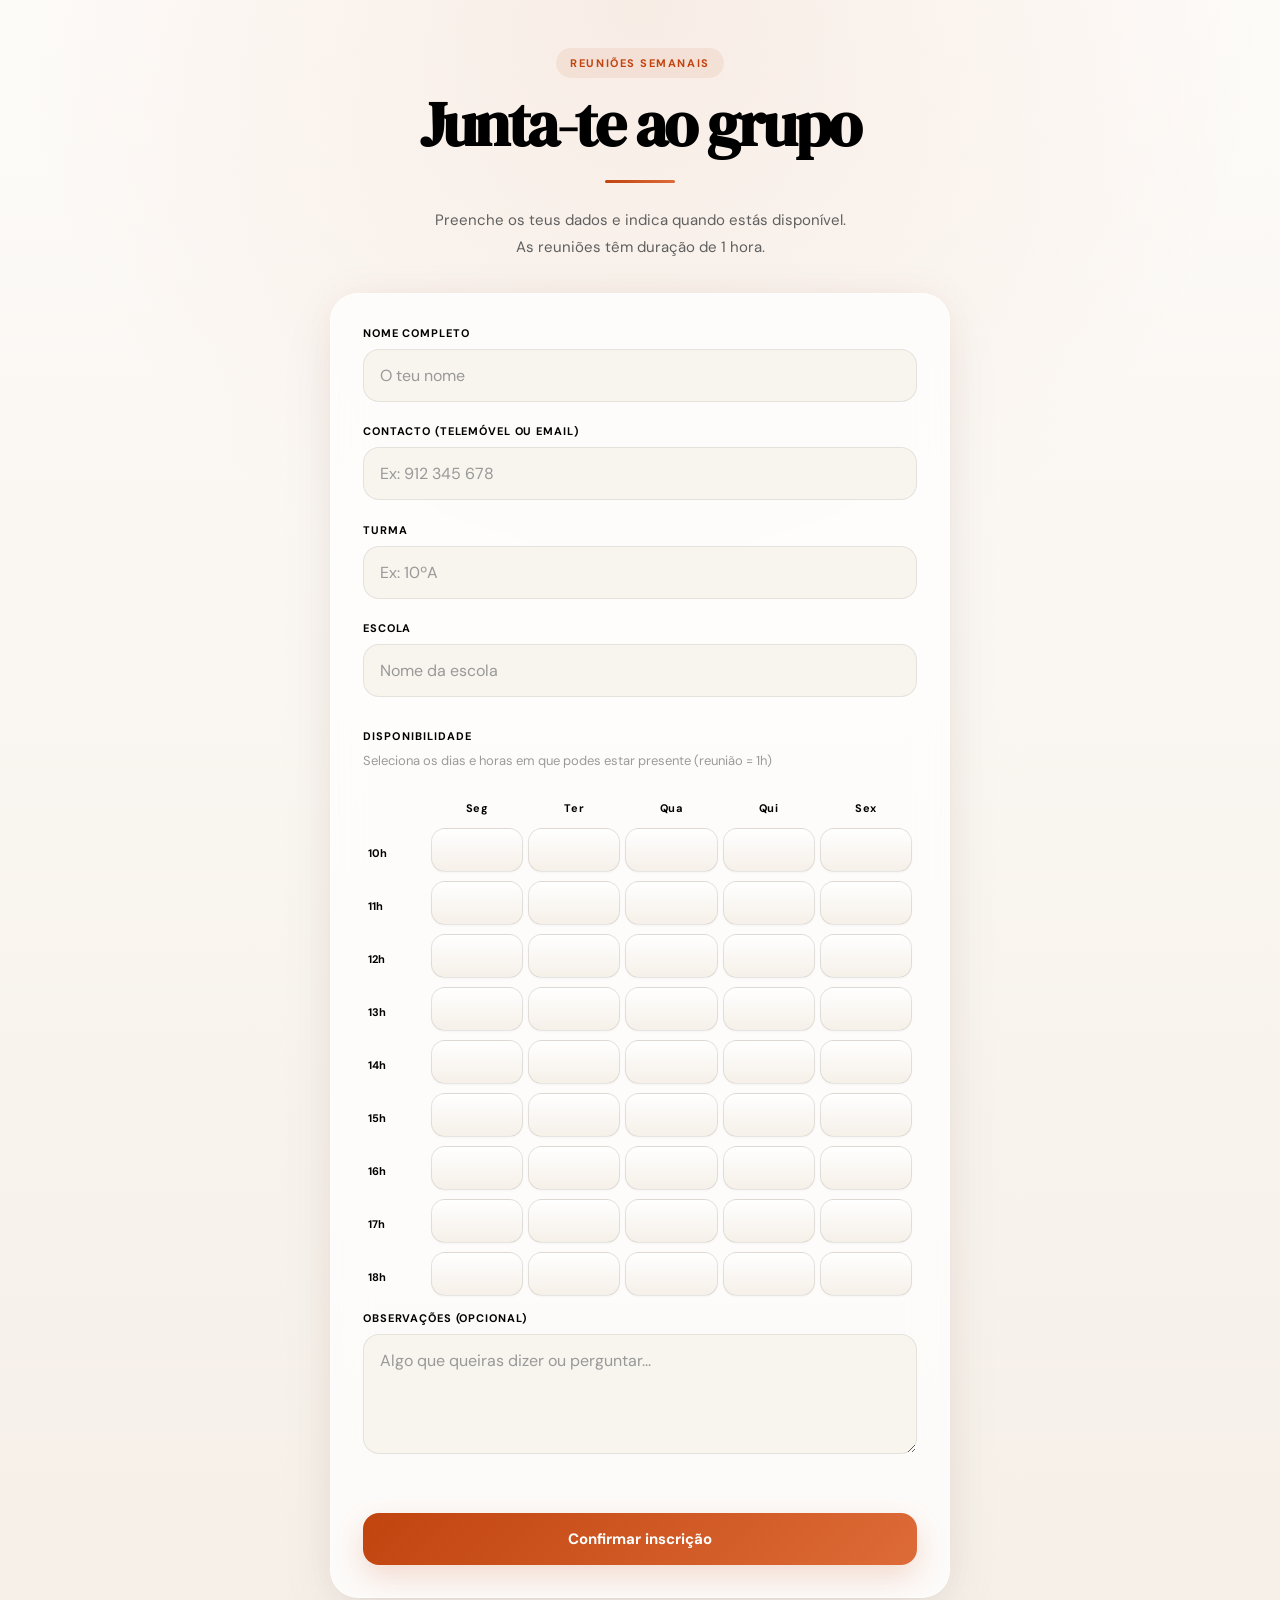
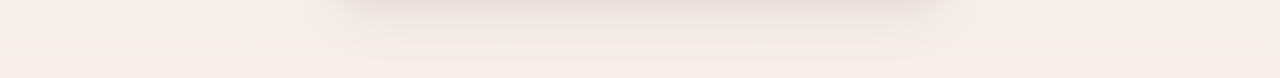
<file: index.html>
<!DOCTYPE html>
<html lang="pt">
<head>
  <meta charset="UTF-8">
  <meta name="viewport" content="width=device-width, initial-scale=1.0">
  <title>Reuniões Semanais — Inscrição</title>
  <link rel="preconnect" href="https://fonts.googleapis.com">
  <link href="https://fonts.googleapis.com/css2?family=DM+Serif+Display&family=DM+Sans:wght@300;400;500&display=swap" rel="stylesheet">
  <link rel="stylesheet" href="style.css">
</head>
<body>

  <div class="header">
    <div class="header-eyebrow">Reuniões semanais</div>
    <h1>Junta-te ao grupo</h1>
    <div class="divider"></div>
    <p class="header-sub">Preenche os teus dados e indica quando estás disponível.<br>As reuniões têm duração de 1 hora.</p>
  </div>

  <div class="card" id="form-card">

    <div class="field">
      <label for="f-nome">Nome completo</label>
      <input type="text" id="f-nome" placeholder="O teu nome" autocomplete="name">
    </div>

    <div class="field">
      <label for="f-contacto">Contacto (telemóvel ou email)</label>
      <input type="text" id="f-contacto" placeholder="Ex: 912 345 678" autocomplete="tel">
    </div>

    <div class="field">
      <label for="f-turma">Turma</label>
      <input type="text" id="f-turma" placeholder="Ex: 10ºA">
    </div>

    <div class="field">
      <label for="f-escola">Escola</label>
      <input type="text" id="f-escola" placeholder="Nome da escola" autocomplete="organization">
    </div>

    <div class="section-label">Disponibilidade</div>
    <p class="section-hint">Seleciona os dias e horas em que podes estar presente (reunião = 1h)</p>

    <div class="availability-grid">
      <table class="grid-table" id="avail-grid"></table>
    </div>

<div class="field">
  <label for="f-notas">Observações (opcional)</label>
  <textarea id="f-notas" placeholder="Algo que queiras dizer ou perguntar..." rows="3"></textarea>
</div>

    <button class="submit-btn" id="submit-btn" type="button" onclick="submitForm()">
      Confirmar inscrição
    </button>

    <div class="error-msg" id="error-msg">
      Por favor preenche todos os campos e seleciona pelo menos um horário.
    </div>

  </div>

  <div class="success-screen" id="success-screen">
    <div class="success-icon">
      <svg viewBox="0 0 24 24"><polyline points="20 6 9 17 4 12"/></svg>
    </div>
    <h2>Inscrição feita!</h2>
    <p>Os teus dados foram registados.<br>Entraremos em contacto em breve.</p>
  </div>

  <script src="Form.js"></script>
</body>
</html>
</file>
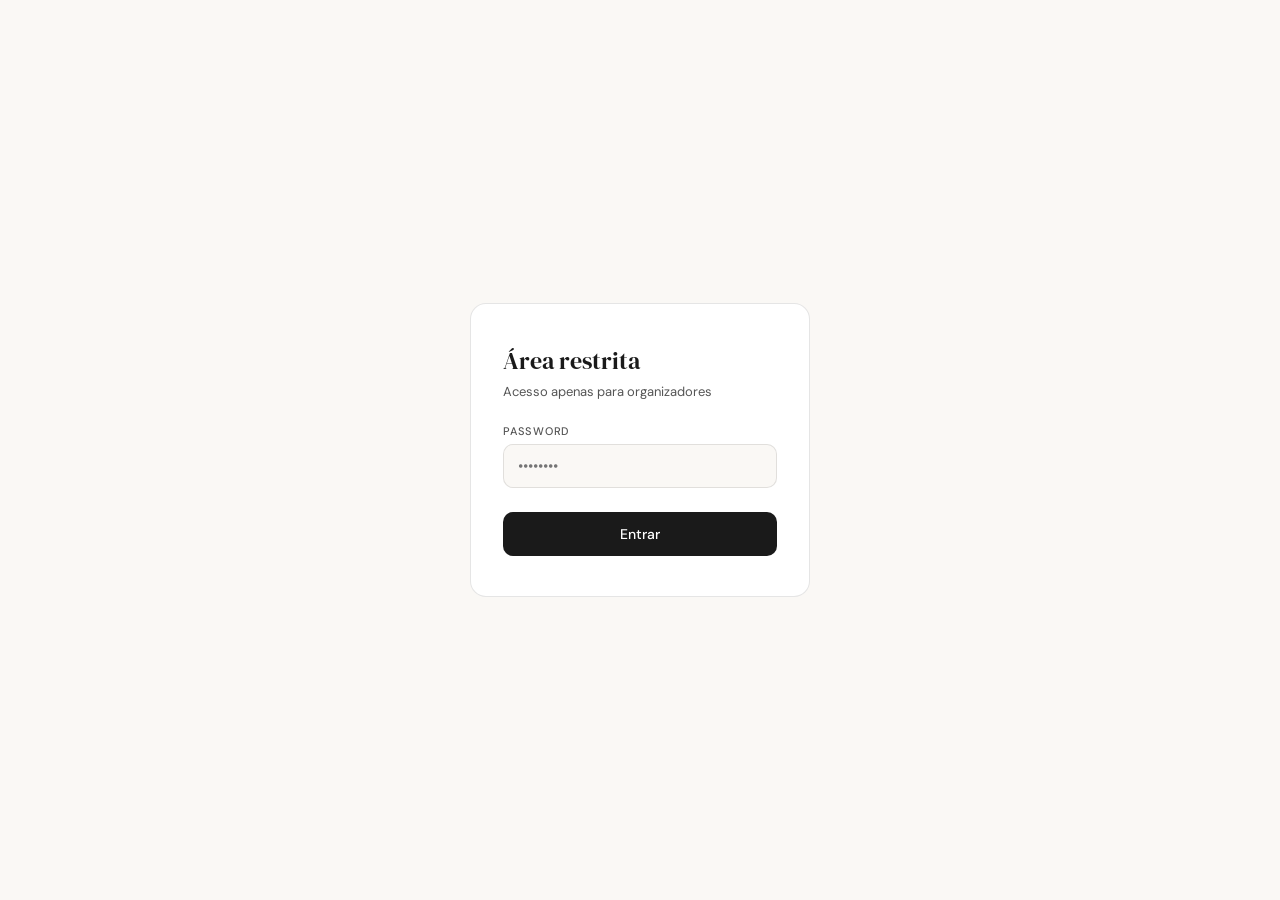
<file: admin.html>
<!DOCTYPE html>
<html lang="pt">
<head>
  <meta charset="UTF-8">
  <meta name="viewport" content="width=device-width, initial-scale=1.0">
  <title>Admin — Reuniões Semanais</title>
  <link rel="preconnect" href="https://fonts.googleapis.com">
  <link href="https://fonts.googleapis.com/css2?family=DM+Serif+Display&family=DM+Sans:wght@300;400;500&display=swap" rel="stylesheet">
  <link rel="stylesheet" href="admin.css">
</head>
<body>

  <!-- LOGIN -->
  <div id="login-screen">
    <div class="login-box">
      <h2>Área restrita</h2>
      <p>Acesso apenas para organizadores</p>
      <div class="login-field">
        <label for="pw-input">Password</label>
        <input type="password" id="pw-input" placeholder="••••••••">
      </div>
      <button class="login-btn" type="button" onclick="doLogin()">Entrar</button>
      <div class="login-error" id="login-error">Password incorreta. Tenta novamente.</div>
    </div>
  </div>

  <!-- ADMIN -->
  <div id="admin-screen">

    <div class="topbar">
      <div class="topbar-title">Reuniões semanais</div>
      <span class="topbar-badge" id="total-badge">— inscritos</span>
      <button class="icon-btn" type="button" onclick="loadData()">
        <svg viewBox="0 0 24 24" fill="none" stroke="currentColor" stroke-width="2" stroke-linecap="round" stroke-linejoin="round">
          <polyline points="23 4 23 10 17 10"/>
          <path d="M20.49 15a9 9 0 1 1-2.12-9.36L23 10"/>
        </svg>
        Atualizar
      </button>
      <button class="icon-btn" type="button" onclick="exportCSV()">
        <svg viewBox="0 0 24 24" fill="none" stroke="currentColor" stroke-width="2" stroke-linecap="round" stroke-linejoin="round">
          <path d="M21 15v4a2 2 0 0 1-2 2H5a2 2 0 0 1-2-2v-4"/>
          <polyline points="7 10 12 15 17 10"/>
          <line x1="12" y1="15" x2="12" y2="3"/>
        </svg>
        Exportar CSV
      </button>
      <button class="logout-btn" type="button" onclick="logout()">Sair</button>
    </div>

    <div class="content">
      <div id="rooms-container"></div>
      <div class="refresh-hint">Clica em "Atualizar" para ver novas inscrições</div>
    </div>

  </div>

  <script src="Admin.js"></script>
</body>
</html>
</file>
<file: style.css>
*, *::before, *::after {
  box-sizing: border-box;
  margin: 0;
  padding: 0;
}

:root {
  --ink: #1a1a1a;
  --ink-soft: #5f5f5f;
  --ink-faint: #9a9a9a;

  --paper: #faf8f5;
  --paper-warm: #f5efe7;

  --accent: #c1440e;
  --accent-soft: rgba(193,68,14,0.12);

  --green: #2d6a4f;
  --green-soft: #dff3e9;

  --border: rgba(0,0,0,0.08);
}

html {
  background:
    radial-gradient(circle at top, rgba(193,68,14,0.08), transparent 35%),
    linear-gradient(to bottom, #fdfbf8, #f5efe7);
}

body {
  min-height: 100vh;
  display: flex;
  flex-direction: column;
  align-items: center;

  padding: 3rem 1rem 5rem;

  color: var(--ink);
  font-family: 'DM Sans', sans-serif;

  -webkit-font-smoothing: antialiased;
  text-rendering: optimizeLegibility;
}

::selection {
  background: var(--accent-soft);
  color: var(--accent);
}

.header {
  width: 100%;
  max-width: 620px;

  text-align: center;

  margin-bottom: 2rem;

  animation: fadeUp .6s ease both;
}

.header-eyebrow {
  display: inline-flex;
  align-items: center;
  justify-content: center;

  padding: 8px 14px;

  border-radius: 999px;

  background: rgba(193,68,14,0.08);

  color: var(--accent);

  font-size: 11px;
  font-weight: 700;
  letter-spacing: .14em;
  text-transform: uppercase;

  margin-bottom: 1rem;
}

h1 {
  font-family: 'DM Serif Display', serif;

  font-size: clamp(38px, 7vw, 62px);
  line-height: 1;
  letter-spacing: -0.04em;
  font-weight: 400;

  margin-bottom: 1rem;
}

.header-sub {
  font-size: 15px;
  line-height: 1.8;
  color: var(--ink-soft);
}

.divider {
  width: 70px;
  height: 3px;

  border-radius: 999px;

  background:
    linear-gradient(
      to right,
      var(--accent),
      #dd6b38
    );

  margin: 1.5rem auto;
}

.card {
  width: 100%;
  max-width: 620px;

  padding: 2rem;

  border-radius: 28px;

  background: rgba(255,255,255,0.72);

  backdrop-filter: blur(18px);

  border: 1px solid rgba(255,255,255,0.5);

  box-shadow:
    0 1px 2px rgba(0,0,0,0.03),
    0 20px 60px rgba(0,0,0,0.06),
    0 0 40px rgba(193,68,14,0.05);

  animation: fadeUp .6s .1s ease both;
}

.field {
  margin-bottom: 1.4rem;
}

label {
  display: block;

  margin-bottom: 9px;

  color: var(--ink-soft);

  font-size: 11px;
  font-weight: 700;
  letter-spacing: .08em;
  text-transform: uppercase;
}

input,
textarea {
  width: 100%;

  padding: 15px 16px;

  border-radius: 16px;
  border: 1px solid rgba(0,0,0,0.08);

  background: rgba(248,244,238,0.95);

  color: var(--ink);

  font-family: 'DM Sans', sans-serif;
  font-size: 16px;

  outline: none;

  transition:
    border-color .18s ease,
    background .18s ease,
    transform .14s ease,
    box-shadow .18s ease;
}

input:hover,
textarea:hover {
  border-color: rgba(193,68,14,0.16);
}

textarea {
  resize: vertical;
  min-height: 120px;
}

input::placeholder,
textarea::placeholder {
  color: #999;
}

input:focus,
textarea:focus {
  border-color: rgba(193,68,14,0.28);

  background: white;

  transform: translateY(-1px);

  box-shadow:
    0 0 0 4px rgba(193,68,14,0.10),
    0 10px 25px rgba(193,68,14,0.08);
}

.section-label {
  margin-top: 2rem;
  margin-bottom: .5rem;

  color: var(--ink-soft);

  font-size: 11px;
  font-weight: 700;
  letter-spacing: .1em;
  text-transform: uppercase;
}

.section-hint {
  margin-bottom: 1rem;

  color: var(--ink-faint);

  font-size: 13px;
  line-height: 1.6;
}

.availability-grid {
  overflow-x: auto;
  padding-bottom: 6px;
}

.availability-grid::-webkit-scrollbar {
  height: 6px;
}

.availability-grid::-webkit-scrollbar-thumb {
  background: rgba(0,0,0,0.12);
  border-radius: 999px;
}

.grid-table {
  width: 100%;
  min-width: 430px;

  border-collapse: separate;
  border-spacing: 5px;
}

.grid-table th {
  padding: 8px;

  color: var(--ink-soft);

  font-size: 11px;
  font-weight: 700;
  letter-spacing: .05em;
}

.grid-table th.hour-col {
  width: 58px;
  text-align: right;
  color: var(--ink-faint);
}

.grid-table td {
  padding: 0;
}

.cell-btn {
  width: 100%;
  min-width: 50px;
  height: 44px;

  border-radius: 14px;

  border: 1px solid rgba(0,0,0,0.10);

  background:
    linear-gradient(
      to bottom,
      rgba(255,255,255,0.95),
      rgba(245,239,231,0.95)
    );

  cursor: pointer;

  box-shadow:
    inset 0 1px 0 rgba(255,255,255,0.7),
    0 1px 2px rgba(0,0,0,0.03);

  transition:
    transform .12s ease,
    background .18s ease,
    border-color .18s ease,
    box-shadow .18s ease;
}

.cell-btn:hover {
  transform: scale(1.05);

  border-color: rgba(193,68,14,0.22);

  background:
    linear-gradient(
      to bottom,
      rgba(255,248,244,1),
      rgba(248,235,228,1)
    );

  box-shadow:
    0 8px 18px rgba(193,68,14,0.08);
}

.cell-btn.on {
  background:
    linear-gradient(
      135deg,
      #c1440e,
      #dd6b38
    );

  border-color: transparent;

  box-shadow:
    0 10px 24px rgba(193,68,14,0.18),
    0 0 0 2px rgba(193,68,14,0.08);
}

.submit-btn {
  width: 100%;

  margin-top: 2rem;
  padding: 16px;

  border: none;
  border-radius: 16px;

  background:
    linear-gradient(
      135deg,
      #c1440e,
      #dd6b38
    );

  color: white;

  font-family: 'DM Sans', sans-serif;
  font-size: 15px;
  font-weight: 700;

  cursor: pointer;

  box-shadow:
    0 12px 30px rgba(193,68,14,0.18);

  transition:
    transform .12s ease,
    box-shadow .18s ease,
    opacity .18s ease;
}

.submit-btn:hover {
  transform: translateY(-2px);

  box-shadow:
    0 18px 40px rgba(193,68,14,0.24);
}

.submit-btn:active {
  transform: scale(.985);
}

.submit-btn:disabled {
  opacity: .4;
  cursor: not-allowed;
}

.error-msg {
  display: none;

  margin-top: 1rem;
  padding: 12px;

  border-radius: 14px;

  background: rgba(193,68,14,0.08);

  color: var(--accent);

  font-size: 13px;
  text-align: center;
}

.success-screen {
  display: none;
  width: 100%;
  max-width: 620px;

  text-align: center;

  animation: fadeUp .6s ease both;
}

.success-icon {
  width: 90px;
  height: 90px;

  border-radius: 50%;

  background: var(--green-soft);

  display: flex;
  align-items: center;
  justify-content: center;

  margin: 0 auto 2rem;

  box-shadow:
    0 12px 30px rgba(45,106,79,0.12);
}

.success-icon svg {
  width: 36px;
  height: 36px;

  stroke: var(--green);
  fill: none;
  stroke-width: 2.8;
  stroke-linecap: round;
  stroke-linejoin: round;
}

.success-screen h2 {
  font-family: 'DM Serif Display', serif;

  font-size: 42px;
  font-weight: 400;

  margin-bottom: .8rem;
}

.success-screen p {
  color: var(--ink-soft);

  font-size: 15px;
  line-height: 1.8;
}

@media (max-width: 640px) {
  body {
    padding-top: 2rem;
  }

  .card {
    padding: 1.2rem;
    border-radius: 24px;
  }

  h1 {
    font-size: 50px;
  }
}

@keyframes fadeUp {
  from {
    opacity: 0;
    transform: translateY(24px);
  }

  to {
    opacity: 1;
    transform: translateY(0);
  }
}

label {
  color: #4a4a4a;
}

.grid-table th {
  color: #000 !important;
  font-weight: 700;
}

.hour-col span {
  color: #000 !important;
  font-weight: 700;
}

h1,
h2,
label,
.section-label,
.grid-table th,
.hour-col span {
  font-weight: 700;
  color: #000;
}

h1 {
  font-weight: 700;
  letter-spacing: -0.04em;
}
</file>
<file: admin.css>
*, *::before, *::after { box-sizing: border-box; margin: 0; padding: 0; }

:root {
  --ink: #1a1a1a;
  --ink-soft: #555;
  --ink-faint: #999;
  --paper: #faf8f5;
  --paper-warm: #f2ede6;
  --accent: #c1440e;
  --accent-soft: #f5ddd5;
  --border: rgba(0,0,0,0.1);
}

html, body {
  height: 100%;
  background: var(--paper);
  color: var(--ink);
  font-family: 'DM Sans', sans-serif;
}

/* ── LOGIN ── */
#login-screen {
  min-height: 100vh;
  display: flex;
  align-items: center;
  justify-content: center;
  padding: 2rem;
}

.login-box {
  background: #fff;
  border: 1px solid var(--border);
  border-radius: 16px;
  padding: 2.5rem 2rem;
  width: 100%;
  max-width: 340px;
  animation: fadeUp 0.4s ease both;
}

.login-box h2 {
  font-family: 'DM Serif Display', serif;
  font-size: 24px;
  font-weight: 400;
  margin-bottom: 6px;
}

.login-box p {
  font-size: 13px;
  color: var(--ink-soft);
  margin-bottom: 1.5rem;
}

.login-field { margin-bottom: 1rem; }

.login-field label {
  display: block;
  font-size: 11px;
  font-weight: 500;
  letter-spacing: 0.07em;
  text-transform: uppercase;
  color: var(--ink-soft);
  margin-bottom: 6px;
}

.login-field input {
  width: 100%;
  padding: 11px 14px;
  font-family: 'DM Sans', sans-serif;
  font-size: 15px;
  border: 1px solid var(--border);
  border-radius: 10px;
  background: var(--paper);
  color: var(--ink);
  outline: none;
  transition: border-color 0.15s, box-shadow 0.15s;
}

.login-field input:focus {
  border-color: var(--accent);
  box-shadow: 0 0 0 3px var(--accent-soft);
}

.login-btn {
  width: 100%;
  padding: 13px;
  margin-top: 0.5rem;
  font-family: 'DM Sans', sans-serif;
  font-size: 14px;
  font-weight: 500;
  border: none;
  border-radius: 10px;
  cursor: pointer;
  background: var(--ink);
  color: #fff;
  transition: opacity 0.15s;
}

.login-btn:hover { opacity: 0.82; }

.login-error {
  display: none;
  margin-top: 10px;
  font-size: 13px;
  color: var(--accent);
  text-align: center;
}

/* ── TOPBAR ── */
#admin-screen { display: none; min-height: 100vh; }

.topbar {
  position: sticky;
  top: 0;
  z-index: 10;
  background: rgba(250,248,245,0.92);
  backdrop-filter: blur(8px);
  border-bottom: 1px solid var(--border);
  padding: 14px 2rem;
  display: flex;
  align-items: center;
  gap: 10px;
  flex-wrap: wrap;
}

.topbar-title {
  font-family: 'DM Serif Display', serif;
  font-size: 20px;
  font-weight: 400;
  flex: 1;
}

.topbar-badge {
  font-size: 12px;
  font-weight: 500;
  padding: 4px 12px;
  background: var(--paper-warm);
  border: 1px solid var(--border);
  border-radius: 100px;
  color: var(--ink-soft);
}

.icon-btn {
  display: flex;
  align-items: center;
  gap: 6px;
  padding: 8px 14px;
  font-family: 'DM Sans', sans-serif;
  font-size: 13px;
  font-weight: 500;
  border: 1px solid var(--border);
  border-radius: 8px;
  cursor: pointer;
  background: #fff;
  color: var(--ink);
  transition: background 0.15s;
}

.icon-btn:hover { background: var(--paper-warm); }
.icon-btn svg { width: 14px; height: 14px; }

.logout-btn {
  padding: 8px 12px;
  font-family: 'DM Sans', sans-serif;
  font-size: 13px;
  border: 1px solid var(--border);
  border-radius: 8px;
  cursor: pointer;
  background: transparent;
  color: var(--ink-soft);
  transition: background 0.15s;
}

.logout-btn:hover { background: var(--paper-warm); }

/* ── CONTENT ── */
.content { padding: 2rem; max-width: 900px; margin: 0 auto; }

.rooms-grid { display: flex; flex-direction: column; gap: 14px; }

/* ── ROOM CARDS ── */
.room-card {
  background: #fff;
  border: 1px solid var(--border);
  border-radius: 14px;
  overflow: hidden;
  animation: fadeUp 0.3s ease both;
}

.room-header {
  display: flex;
  align-items: center;
  gap: 12px;
  padding: 14px 20px;
  cursor: pointer;
  user-select: none;
  transition: background 0.1s;
}

.room-header:hover { background: var(--paper); }

.room-dot {
  width: 10px;
  height: 10px;
  border-radius: 50%;
  flex-shrink: 0;
}

.room-day { font-weight: 500; font-size: 15px; flex: 1; }

.room-meta { font-size: 12px; color: var(--ink-faint); margin-right: 8px; }

.room-chevron {
  font-size: 11px;
  color: var(--ink-faint);
  transition: transform 0.2s;
}

.room-card.open .room-chevron { transform: rotate(180deg); }

.room-body { display: none; border-top: 1px solid var(--border); }
.room-card.open .room-body { display: block; }

/* ── TABLE ── */
table { width: 100%; border-collapse: collapse; font-size: 13px; }

thead th {
  padding: 10px 20px;
  text-align: left;
  font-size: 11px;
  font-weight: 500;
  letter-spacing: 0.07em;
  text-transform: uppercase;
  color: var(--ink-faint);
  background: var(--paper);
  border-bottom: 1px solid var(--border);
}

tbody tr { border-bottom: 1px solid var(--border); transition: background 0.1s; }
tbody tr:last-child { border-bottom: none; }
tbody tr:hover { background: var(--paper); }
tbody td { padding: 12px 20px; vertical-align: middle; }

.avatar-cell { display: flex; align-items: center; gap: 10px; }

.avatar {
  width: 32px;
  height: 32px;
  border-radius: 50%;
  display: flex;
  align-items: center;
  justify-content: center;
  font-size: 11px;
  font-weight: 500;
  flex-shrink: 0;
}

.pill {
  display: inline-block;
  padding: 3px 10px;
  border-radius: 100px;
  font-size: 11px;
  font-weight: 500;
}

/* ── STATES ── */
.empty-state {
  text-align: center;
  padding: 4rem 2rem;
  color: var(--ink-faint);
  font-size: 14px;
}

.empty-state span { display: block; font-size: 2rem; margin-bottom: 12px; }

.refresh-hint {
  text-align: center;
  margin-top: 1.5rem;
  font-size: 12px;
  color: var(--ink-faint);
}

.spinner-wrap {
  display: flex;
  align-items: center;
  justify-content: center;
  gap: 10px;
  padding: 3rem;
  color: var(--ink-faint);
  font-size: 14px;
}

.spinner {
  width: 20px;
  height: 20px;
  border: 2px solid var(--border);
  border-top-color: var(--accent);
  border-radius: 50%;
  animation: spin 0.7s linear infinite;
}

/* ── ANIMATIONS ── */
@keyframes fadeUp {
  from { opacity: 0; transform: translateY(10px); }
  to   { opacity: 1; transform: translateY(0); }
}

@keyframes spin { to { transform: rotate(360deg); } }
</file>
